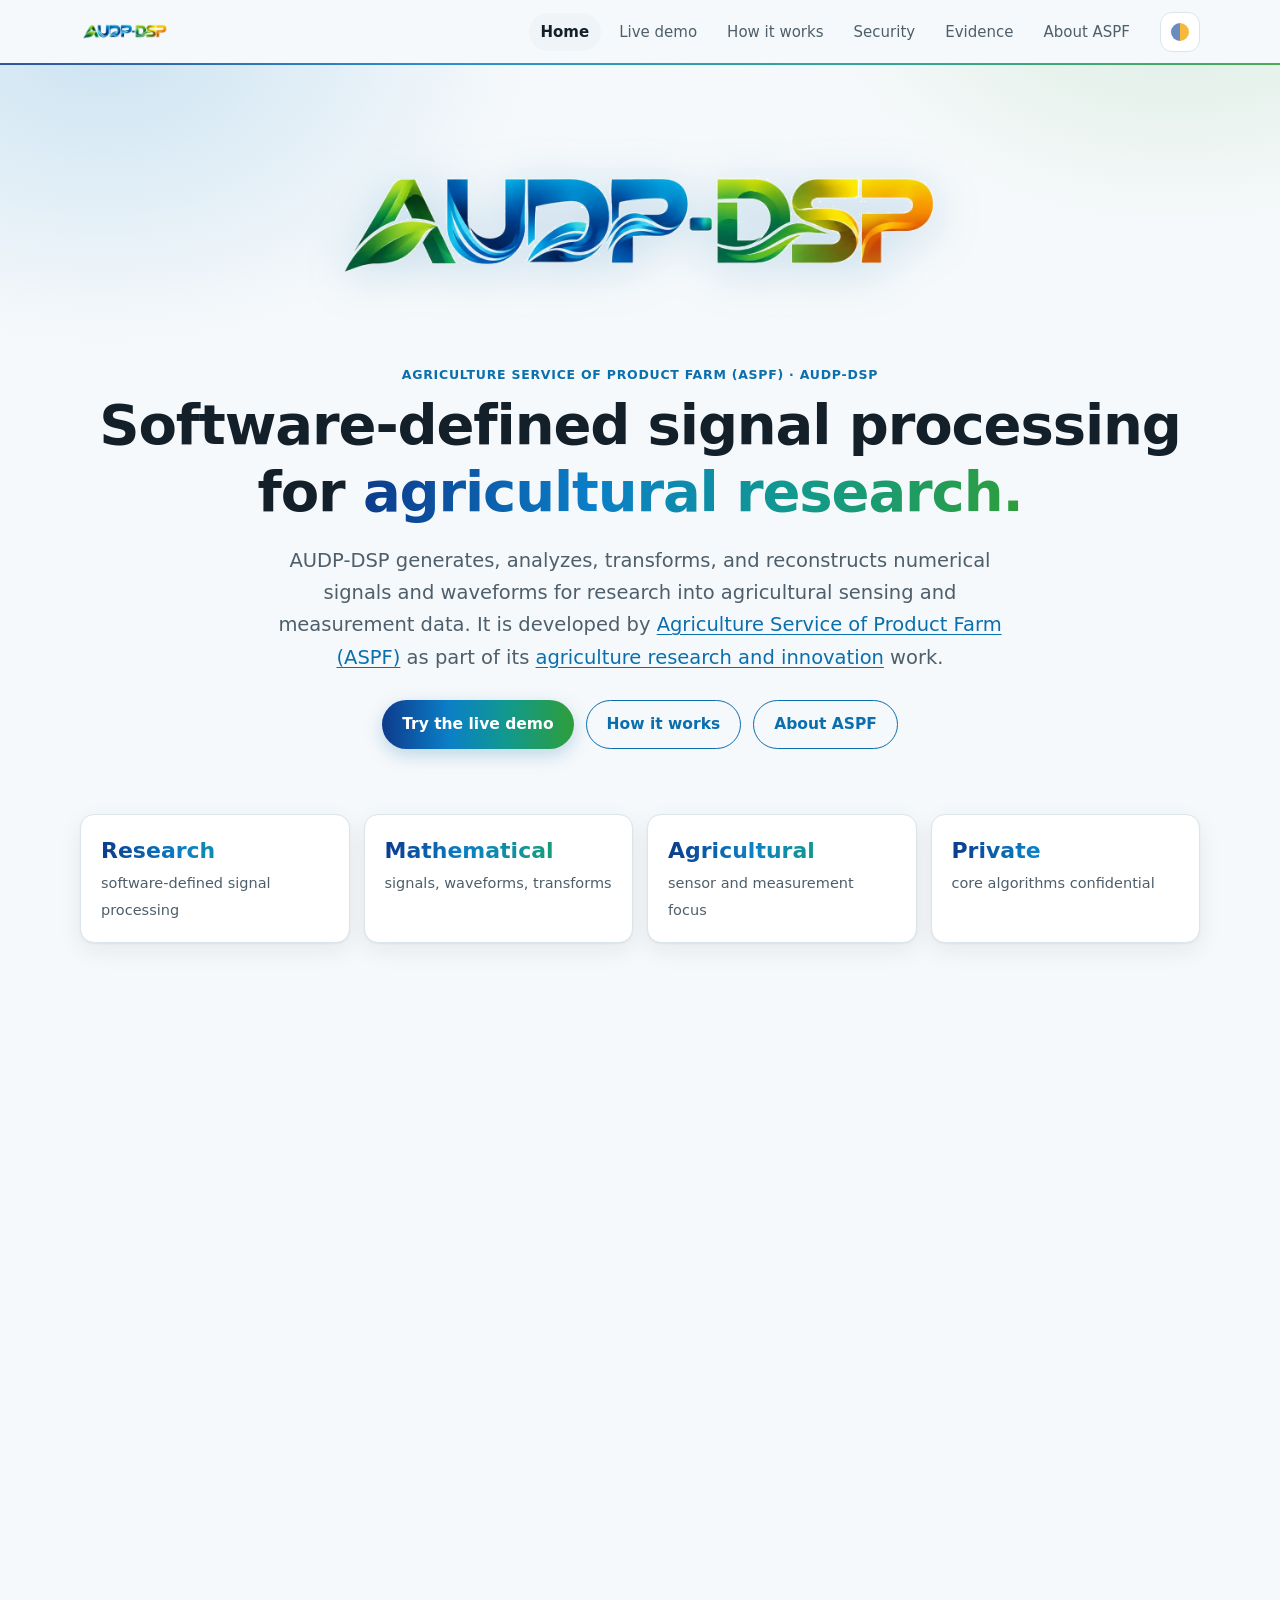
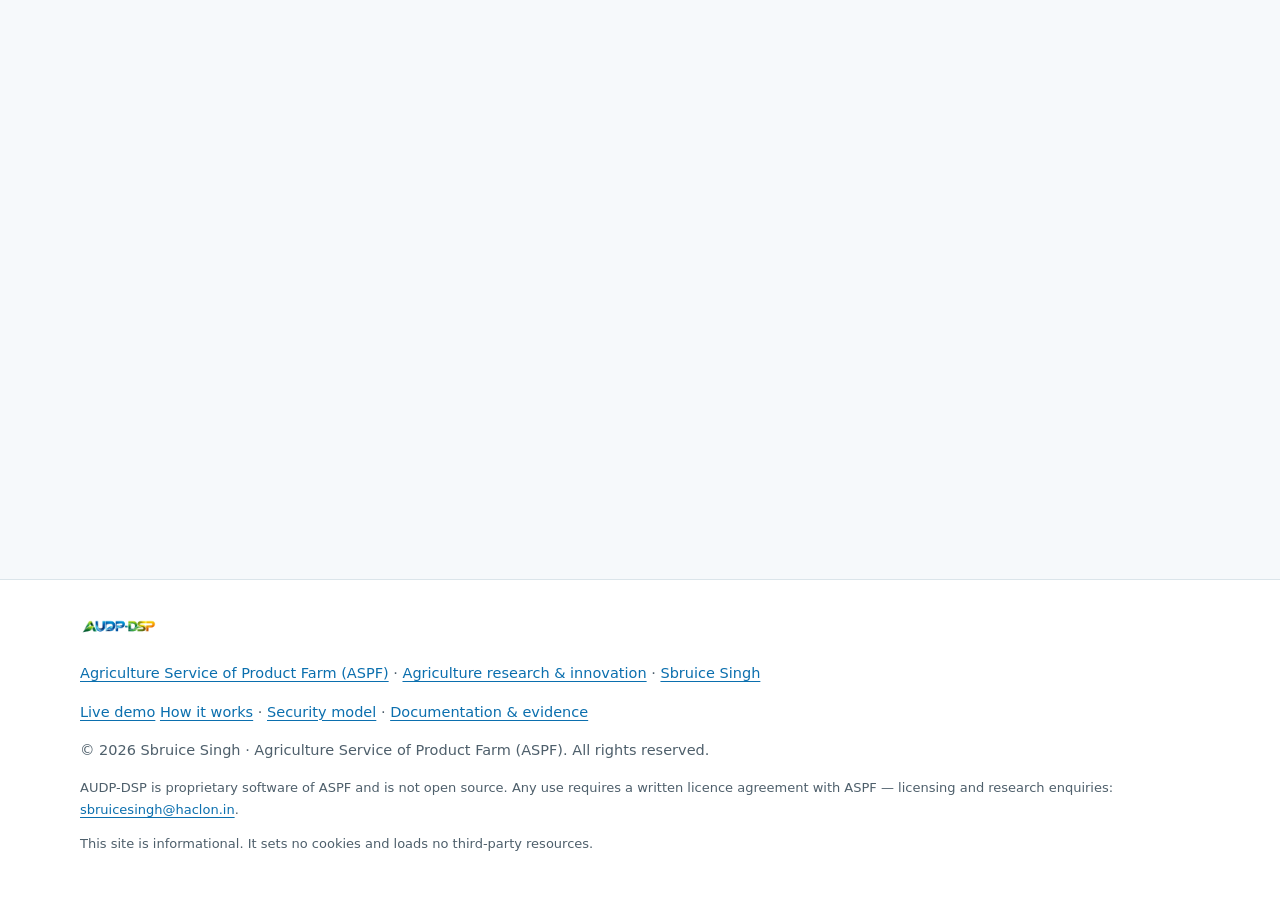
<file: index.html>
<!doctype html>
<html lang="en">
<head>
  <meta charset="utf-8">
  <meta name="viewport" content="width=device-width, initial-scale=1">
  <meta http-equiv="Content-Security-Policy" content="default-src 'none'; script-src 'self'; style-src 'self'; img-src 'self'; base-uri 'none'; form-action 'none'">
  <meta name="referrer" content="strict-origin-when-cross-origin">
  <title>AUDP-DSP — Software-Defined Signal Processing | ASPF</title>
  <meta name="description" content="AUDP-DSP by Agriculture Service of Product Farm (ASPF): software-defined signal processing for agricultural sensing and waveform analysis.">
  <meta name="author" content="Sbruice Singh">
  <meta name="robots" content="index, follow, max-image-preview:large">
  <meta name="theme-color" content="#0b7285">
  <link rel="canonical" href="https://agriculture-service-of-product-farm.github.io/AUDP-DSP-Website/">
  <link rel="icon" href="logo.png" type="image/png">
  <link rel="stylesheet" href="style.css">
  <script src="assets/app.js" defer></script>
</head>
<body>
  <a class="skip" href="#main">Skip to content</a>
  <header class="top">
    <div class="wrap bar">
      <a class="brand" href="index.html" aria-label="AUDP-DSP home">
        <img src="logo.png" alt="AUDP-DSP logo" class="brand-logo" height="30">
      </a>
      <div class="bar-actions">
        <button id="theme-toggle" class="icon-btn needs-js" type="button" aria-label="Change theme">
          <span class="i-sun" aria-hidden="true"></span><span class="i-moon" aria-hidden="true"></span>
        </button>
        <button id="nav-toggle" class="icon-btn menu needs-js" type="button" aria-controls="site-nav" aria-expanded="false" aria-label="Menu">
          <span aria-hidden="true"></span>
        </button>
      </div>
      <nav id="site-nav" aria-label="Main">
        <a href="index.html" aria-current="page">Home</a>
        <a href="index.html#demo">Live demo</a>
        <a href="how-it-works.html">How it works</a>
        <a href="security.html">Security</a>
        <a href="evidence.html">Evidence</a>
        <a href="about.html">About ASPF</a>
      </nav>
    </div>
  </header>

  <main id="main">
    <section class="hero hero-home">
      <div class="wrap">
        <div class="hero-logo">
          <img src="logo.png" alt="AUDP-DSP — Software-Defined Signal Processing" class="hero-img" width="640" height="120" fetchpriority="high">
        </div>
        <p class="eyebrow">Agriculture Service of Product Farm (ASPF) · AUDP-DSP</p>
        <h1>Software-defined signal processing for <span class="grad">agricultural research.</span></h1>
        <p class="lead">AUDP-DSP generates, analyzes, transforms, and reconstructs numerical signals and waveforms for research into agricultural sensing and measurement data. It is developed by <a href="about.html">Agriculture Service of Product Farm (ASPF)</a> as part of its <a href="research.html">agriculture research and innovation</a> work.</p>
        <p class="cta">
          <a class="btn" href="#demo">Try the live demo</a>
          <a class="btn ghost" href="how-it-works.html">How it works</a>
          <a class="btn ghost" href="about.html">About ASPF</a>
        </p>
      </div>
    </section>

    <section class="wrap stats reveal" aria-label="Key facts">
      <div class="stat"><strong>Research</strong><span>software-defined signal processing</span></div>
      <div class="stat"><strong>Mathematical</strong><span>signals, waveforms, transforms</span></div>
      <div class="stat"><strong>Agricultural</strong><span>sensor and measurement focus</span></div>
      <div class="stat"><strong>Private</strong><span>core algorithms confidential</span></div>
    </section>

    
    <section id="demo" class="wrap demo reveal">
      <h2>Live demo: generate, smooth, and animate</h2>
      <p>This runs entirely in your browser — nothing is sent anywhere. Generate waveforms, apply smoothing, and watch animated time-domain and spectrum views update in real time.</p>
      <noscript><p class="note">The live demo needs JavaScript. Everything else on this site works without it.</p></noscript>
      <div id="demo-app" class="demo-app" hidden>
        <div class="demo-controls">
          <label class="field"><span>Signal</span>
            <select id="demo-type">
              <option value="sine">Sine</option>
              <option value="square">Square</option>
              <option value="triangle">Triangle</option>
              <option value="chirp">Chirp</option>
              <option value="modulated">Modulated</option>
            </select>
          </label>
          <label class="field"><span>Frequency: <output id="demo-freq-out">5</output> Hz</span>
            <input id="demo-freq" type="range" min="1" max="40" step="1" value="5">
          </label>
          <label class="field"><span>Noise: <output id="demo-noise-out">0.12</output></span>
            <input id="demo-noise" type="range" min="0" max="1" step="0.02" value="0.12">
          </label>
          <label class="field"><span>Smoothing: <output id="demo-smooth-out">7</output></span>
            <input id="demo-smooth" type="range" min="1" max="31" step="2" value="7">
          </label>
          <label class="field"><span>View</span>
            <select id="demo-view">
              <option value="both">Time + Spectrum</option>
              <option value="time">Time only</option>
              <option value="spectrum">Spectrum only</option>
              <option value="waterfall">Waterfall</option>
            </select>
          </label>
          <label class="field"><span>Filter type</span>
            <select id="demo-ftype">
              <option value="lowpass">Low-pass</option>
              <option value="highpass">High-pass</option>
              <option value="bandpass">Band-pass</option>
              <option value="envelope">Envelope</option>
              <option value="none">None</option>
            </select>
          </label>
          <label class="field"><span>Cutoff / center: <output id="demo-cut-out">0.4</output></span>
            <input id="demo-cut" type="range" min="0.05" max="0.9" step="0.05" value="0.4">
          </label>
          <label class="field"><span>Bandwidth: <output id="demo-bw-out">0.2</output></span>
            <input id="demo-bw" type="range" min="0.05" max="0.6" step="0.05" value="0.2">
          </label>
        </div>
        <div class="demo-metrics" id="demo-metrics">
          <div><dt>RMS</dt><dd id="m-rms">—</dd></div>
          <div><dt>Peak</dt><dd id="m-peak">—</dd></div>
          <div><dt>Dominant Hz</dt><dd id="m-dom">—</dd></div>
          <div><dt>Energy</dt><dd id="m-energy">—</dd></div>
        </div>
        <div class="demo-actions">
          <button class="btn small" id="demo-animate" type="button">Animate</button>
          <button class="btn small ghost" id="demo-reset" type="button">Reset</button>
          <button class="btn small ghost" id="demo-pause" type="button" disabled>Pause</button>
        </div>
        <div id="demo-time-wrap">
          <p class="small">Time domain — original (accent) · smoothed (green)</p>
          <canvas id="demo-canvas" width="800" height="200"></canvas>
        </div>
        <div id="demo-spec-wrap">
          <p class="small">Magnitude spectrum (illustrative)</p>
          <canvas id="demo-spectrum" width="800" height="140"></canvas>
        </div>
        <div id="demo-fall-wrap" hidden>
          <p class="small">Waterfall (recent spectra)</p>
          <canvas id="demo-waterfall" width="800" height="180"></canvas>
        </div>
        <p class="small">Browser-only illustration. No private algorithms, coefficients, or real sensor data.</p>
      </div>
    </section>
    <section id="what" class="wrap reveal">
      <h2>What it is</h2>
      <p>Agricultural instruments and sensors produce measurement signals: soil moisture time series, water levels, weather readings, machinery vibration, and data from aerial platforms. AUDP-DSP is the software layer that supports research into representing, analyzing, filtering, and reconstructing these signals using mathematical methods.</p>
      <div class="grid three">
        <div class="card"><h3>Generate</h3><p>Create mathematically defined signals and waveforms for controlled research experiments.</p></div>
        <div class="card"><h3>Analyze</h3><p>Study frequency content, amplitude, phase, energy, and statistical properties.</p></div>
        <div class="card"><h3>Transform</h3><p>Apply filtering, Fourier methods, and reconstruction techniques for research.</p></div>
      </div>
    </section>

    <section id="capabilities" class="wrap reveal">
      <h2>Focus areas</h2>
      <div class="table-scroll"><table>
        <thead><tr><th>Area</th><th>Description</th></tr></thead>
        <tbody>
          <tr><td>Signal generation</td><td>Mathematically defined waveforms for simulation and testing</td></tr>
          <tr><td>Signal analysis</td><td>Frequency, amplitude, phase, energy, and statistical properties</td></tr>
          <tr><td>Transformation</td><td>Filtering and Fourier-based methods for research</td></tr>
          <tr><td>Agricultural sensing</td><td>Processing of sensor and instrument measurement data</td></tr>
          <tr><td>Simulation</td><td>Controlled numerical experiments with noise and sampling</td></tr>
        </tbody>
      </table></div>
    </section>

    <section id="quality" class="wrap reveal">
      <h2>Research approach</h2>
      <ul class="checks">
        <li>Mathematical clarity and reproducible numerical behavior.</li>
        <li>Clear separation between measured observations, signal representations, and analytical results.</li>
        <li>Results intended to be traceable to defined models and validated procedures.</li>
        <li>Detailed algorithms and internal specifications remain confidential.</li>
      </ul>
    </section>

    
    <section id="applications" class="wrap reveal">
      <h2>Agricultural applications</h2>
      <p>AUDP-DSP supports research into processing measurement signals from agricultural instruments and sensors. Typical areas include:</p>
      <div class="grid three">
        <div class="card"><h3>Soil and water</h3><p>Time-series analysis of moisture, level, and quality measurements.</p></div>
        <div class="card"><h3>Weather and climate</h3><p>Processing of temperature, humidity, rainfall, and related instrument data.</p></div>
        <div class="card"><h3>Machinery and vibration</h3><p>Analysis of vibration and condition signals from agricultural equipment.</p></div>
        <div class="card"><h3>Aerial and remote sensing</h3><p>Support for research with data from drones and remote platforms.</p></div>
        <div class="card"><h3>Controlled simulation</h3><p>Generation of defined waveforms and noise for method validation.</p></div>
        <div class="card"><h3>Feature extraction</h3><p>Research into identifying events, trends, and anomalies in signals.</p></div>
      </div>
    </section>

    <section id="approach" class="wrap reveal">
      <h2>Research platform</h2>
      <p>AUDP-DSP is designed as an independent research and engineering platform for mathematical signal processing. It can support later integration with other ASPF systems, but its signal-processing methods do not depend on any specific networking protocol.</p>
      <div class="table-scroll"><table>
        <thead><tr><th>Principle</th><th>Description</th></tr></thead>
        <tbody>
          <tr><td>Mathematical foundation</td><td>Algorithms are defined from first principles with explicit conventions</td></tr>
          <tr><td>Reproducibility</td><td>Controlled experiments with known inputs and measurable numerical behavior</td></tr>
          <tr><td>Traceability</td><td>Clear separation of measured observations, signal representations, and analytical results</td></tr>
          <tr><td>Validation</td><td>Reconstruction error, statistical checks, and automated tests where applicable</td></tr>
          <tr><td>Confidentiality</td><td>Core algorithms, source structure, and internal specifications remain private</td></tr>
        </tbody>
      </table></div>
    </section>

    <section id="quality" class="wrap reveal">
      <h2>Engineering quality</h2>
      <ul class="checks">
        <li>Numerical results are checked against defined tolerances and reconstruction criteria.</li>
        <li>Invalid or inconsistent input is rejected rather than silently corrupted.</li>
        <li>Automated tests cover representative cases including edge lengths and short signals.</li>
        <li>Build and test procedures are documented for controlled reproduction.</li>
        <li>Dependencies and licenses are recorded; no external telemetry or network calls from the library.</li>
      </ul>
    </section>

    
    <section id="why" class="wrap reveal">
      <h2>Why it matters</h2>
      <p>Agricultural decisions increasingly depend on data from sensors and instruments. Reliable mathematical processing of those signals supports research into better measurement interpretation, anomaly detection, and controlled simulation of field conditions. AUDP-DSP provides a focused research platform for that work.</p>
      <div class="grid two">
        <div class="card"><h3>Measurement integrity</h3><p>Explicit representation of sampling, units, and provenance helps research preserve the meaning of each observation.</p></div>
        <div class="card"><h3>Reproducible methods</h3><p>Defined mathematical procedures and automated checks support independent verification of numerical results.</p></div>
      </div>
    </section>

    <section id="contact" class="wrap reveal">
      <h2>Licensing and research enquiries</h2>
      <p>AUDP-DSP is proprietary research software of Agriculture Service of Product Farm (ASPF). This public site provides general information only. Source code, algorithms, and internal documentation are not available here.</p>
      <p>For licensing, collaboration, or research enquiries contact <a href="mailto:sbruicesingh@haclon.in">sbruicesingh@haclon.in</a>.</p>
    </section>

    <section id="security" class="wrap reveal">
      <h2>Security & contact</h2>
      <p>Found a vulnerability? Please report it privately by email to
        <a href="mailto:sbruicesingh@haclon.in">sbruicesingh@haclon.in</a>.
        See also <a href=".well-known/security.txt">security.txt</a>.</p>
      <p>AUDP-DSP is proprietary research software of ASPF. This site is informational only and does not provide source code or downloads. Licensing and research enquiries:
        <a href="mailto:sbruicesingh@haclon.in">sbruicesingh@haclon.in</a>.</p>
    </section>
  </main>

  <footer class="foot">
    <div class="wrap">
      <p class="foot-logo"><img src="logo.png" alt="AUDP-DSP" class="foot-brand" height="26"></p>
      <p><a href="about.html">Agriculture Service of Product Farm (ASPF)</a> ·
        <a href="research.html">Agriculture research & innovation</a> ·
        <a href="sbruice-singh.html">Sbruice Singh</a></p>
      <p><a href="index.html#demo">Live demo</a>
        <a href="how-it-works.html">How it works</a> ·
        <a href="security.html">Security model</a> · <a href="evidence.html">Documentation & evidence</a></p>
      <p>© 2026 Sbruice Singh · Agriculture Service of Product Farm (ASPF). All rights reserved.</p>
      <p class="small">AUDP-DSP is proprietary software of ASPF and is not open source. Any use requires a
        written licence agreement with ASPF — licensing and research enquiries:
        <a href="mailto:sbruicesingh@haclon.in">sbruicesingh@haclon.in</a>.</p>
      <p class="small">This site is informational. It sets no cookies and loads no third-party resources.</p>
    </div>
  </footer>
</body>
</html>
</file>
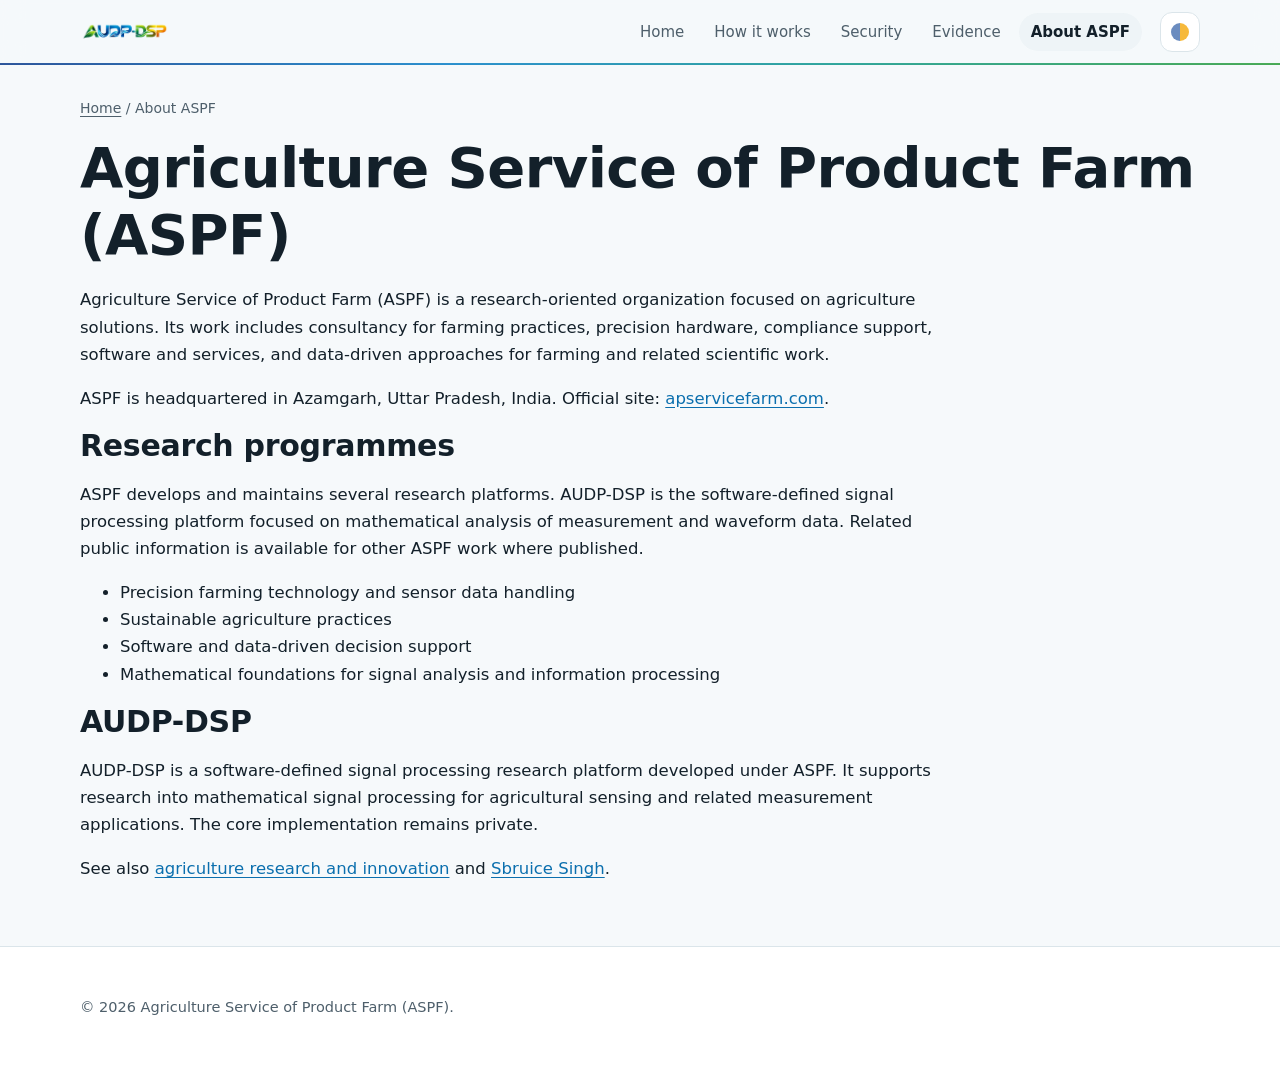
<file: about.html>
<!DOCTYPE html>
<html lang="en">
<head>
  <meta charset="utf-8">
  <meta name="viewport" content="width=device-width, initial-scale=1">
  <title>About ASPF — AUDP-DSP</title>
  <meta name="description" content="Agriculture Service of Product Farm (ASPF) — research organization behind AUDP-DSP.">
  <link rel="canonical" href="https://agriculture-service-of-product-farm.github.io/AUDP-DSP-Website/about.html">
  <meta property="og:title" content="About ASPF — AUDP-DSP">
  <meta property="og:url" content="https://agriculture-service-of-product-farm.github.io/AUDP-DSP-Website/about.html">
  <meta http-equiv="Content-Security-Policy" content="default-src 'none'; style-src 'self'; img-src 'self'; script-src 'self'; frame-ancestors 'none'; base-uri 'self'; form-action 'none';">
  <link rel="stylesheet" href="style.css">
  <script src="assets/app.js" defer></script>
  <link rel="icon" type="image/png" href="logo.png">
</head>
<body>
  <a class="skip" href="#main">Skip to content</a>
  <header class="top">
    <div class="wrap bar">
      <a class="brand" href="index.html"><img src="logo.png" alt="AUDP-DSP" class="brand-logo" height="30"></a>
      <div class="bar-actions"><button id="theme-toggle" class="icon-btn needs-js" type="button" aria-label="Change theme"><span class="i-sun" aria-hidden="true"></span><span class="i-moon" aria-hidden="true"></span></button><button id="nav-toggle" class="icon-btn menu needs-js" type="button" aria-controls="site-nav" aria-expanded="false" aria-label="Menu"><span aria-hidden="true"></span></button></div>
      <nav id="site-nav"><a href="index.html">Home</a><a href="how-it-works.html">How it works</a><a href="security.html">Security</a><a href="evidence.html">Evidence</a><a href="about.html" aria-current="page">About ASPF</a></nav>
    </div>
  </header>
  <main id="main" class="wrap doc">
    <p class="crumbs"><a href="index.html">Home</a> / About ASPF</p>
    <h1>Agriculture Service of Product Farm (ASPF)</h1>
    <p>Agriculture Service of Product Farm (ASPF) is a research-oriented organization focused on agriculture solutions. Its work includes consultancy for farming practices, precision hardware, compliance support, software and services, and data-driven approaches for farming and related scientific work.</p>
    <p>ASPF is headquartered in Azamgarh, Uttar Pradesh, India. Official site: <a href="https://www.apservicefarm.com">apservicefarm.com</a>.</p>
    
    <h2>Research programmes</h2>
    <p>ASPF develops and maintains several research platforms. AUDP-DSP is the software-defined signal processing platform focused on mathematical analysis of measurement and waveform data. Related public information is available for other ASPF work where published.</p>
    <ul>
      <li>Precision farming technology and sensor data handling</li>
      <li>Sustainable agriculture practices</li>
      <li>Software and data-driven decision support</li>
      <li>Mathematical foundations for signal analysis and information processing</li>
    </ul>

    <h2>AUDP-DSP</h2>
    <p>AUDP-DSP is a software-defined signal processing research platform developed under ASPF. It supports research into mathematical signal processing for agricultural sensing and related measurement applications. The core implementation remains private.</p>
    <p>See also <a href="research.html">agriculture research and innovation</a> and <a href="sbruice-singh.html">Sbruice Singh</a>.</p>
  </main>
  <footer class="foot"><div class="wrap"><p>© 2026 Agriculture Service of Product Farm (ASPF).</p></div></footer>
</body>
</html>
</file>
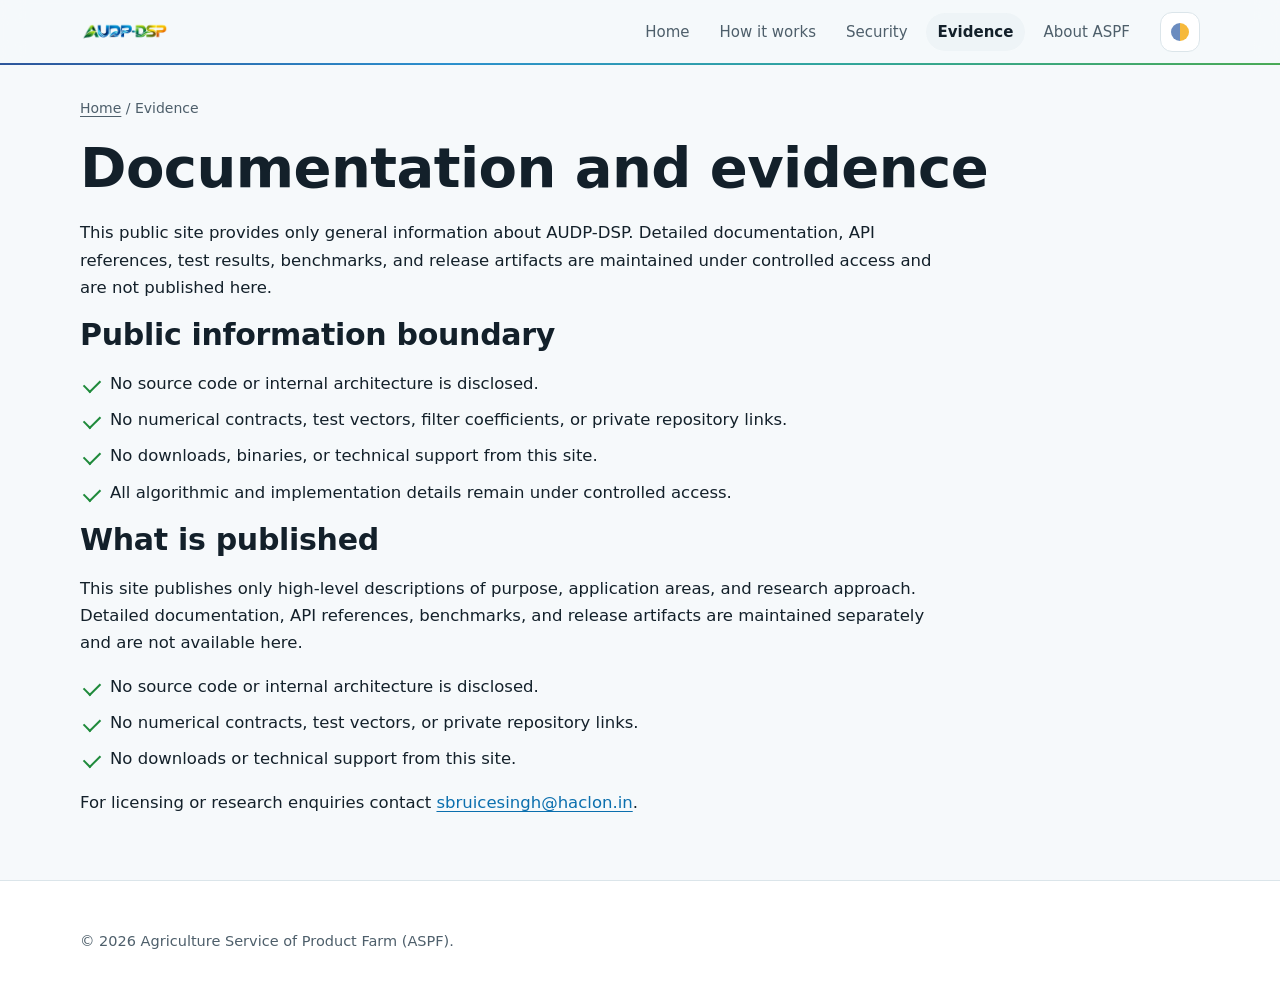
<file: evidence.html>
<!DOCTYPE html>
<html lang="en">
<head>
  <meta charset="utf-8">
  <meta name="viewport" content="width=device-width, initial-scale=1">
  <title>Evidence — AUDP-DSP</title>
  <meta name="description" content="Public information boundary and evidence notes for AUDP-DSP.">
  <link rel="canonical" href="https://agriculture-service-of-product-farm.github.io/AUDP-DSP-Website/evidence.html">
  <meta property="og:title" content="Evidence — AUDP-DSP">
  <meta property="og:url" content="https://agriculture-service-of-product-farm.github.io/AUDP-DSP-Website/evidence.html">
  <meta http-equiv="Content-Security-Policy" content="default-src 'none'; style-src 'self'; img-src 'self'; script-src 'self'; frame-ancestors 'none'; base-uri 'self'; form-action 'none';">
  <link rel="stylesheet" href="style.css">
  <script src="assets/app.js" defer></script>
  <link rel="icon" type="image/png" href="logo.png">
</head>
<body>
  <a class="skip" href="#main">Skip to content</a>
  <header class="top">
    <div class="wrap bar">
      <a class="brand" href="index.html"><img src="logo.png" alt="AUDP-DSP" class="brand-logo" height="30"></a>
      <div class="bar-actions"><button id="theme-toggle" class="icon-btn needs-js" type="button" aria-label="Change theme"><span class="i-sun" aria-hidden="true"></span><span class="i-moon" aria-hidden="true"></span></button><button id="nav-toggle" class="icon-btn menu needs-js" type="button" aria-controls="site-nav" aria-expanded="false" aria-label="Menu"><span aria-hidden="true"></span></button></div>
      <nav id="site-nav"><a href="index.html">Home</a><a href="how-it-works.html">How it works</a><a href="security.html">Security</a><a href="evidence.html" aria-current="page">Evidence</a><a href="about.html">About ASPF</a></nav>
    </div>
  </header>
  <main id="main" class="wrap doc">
    <p class="crumbs"><a href="index.html">Home</a> / Evidence</p>
    <h1>Documentation and evidence</h1>
    <p>This public site provides only general information about AUDP-DSP. Detailed documentation, API references, test results, benchmarks, and release artifacts are maintained under controlled access and are not published here.</p>
    
    <h2>Public information boundary</h2>
    <ul class="checks">
      <li>No source code or internal architecture is disclosed.</li>
      <li>No numerical contracts, test vectors, filter coefficients, or private repository links.</li>
      <li>No downloads, binaries, or technical support from this site.</li>
      <li>All algorithmic and implementation details remain under controlled access.</li>
    </ul>
    <h2>What is published</h2>
    <p>This site publishes only high-level descriptions of purpose, application areas, and research approach. Detailed documentation, API references, benchmarks, and release artifacts are maintained separately and are not available here.</p>

    <ul class="checks">
      <li>No source code or internal architecture is disclosed.</li>
      <li>No numerical contracts, test vectors, or private repository links.</li>
      <li>No downloads or technical support from this site.</li>
    </ul>
    <p>For licensing or research enquiries contact <a href="mailto:sbruicesingh@haclon.in">sbruicesingh@haclon.in</a>.</p>
  </main>
  <footer class="foot"><div class="wrap"><p>© 2026 Agriculture Service of Product Farm (ASPF).</p></div></footer>
</body>
</html>
</file>
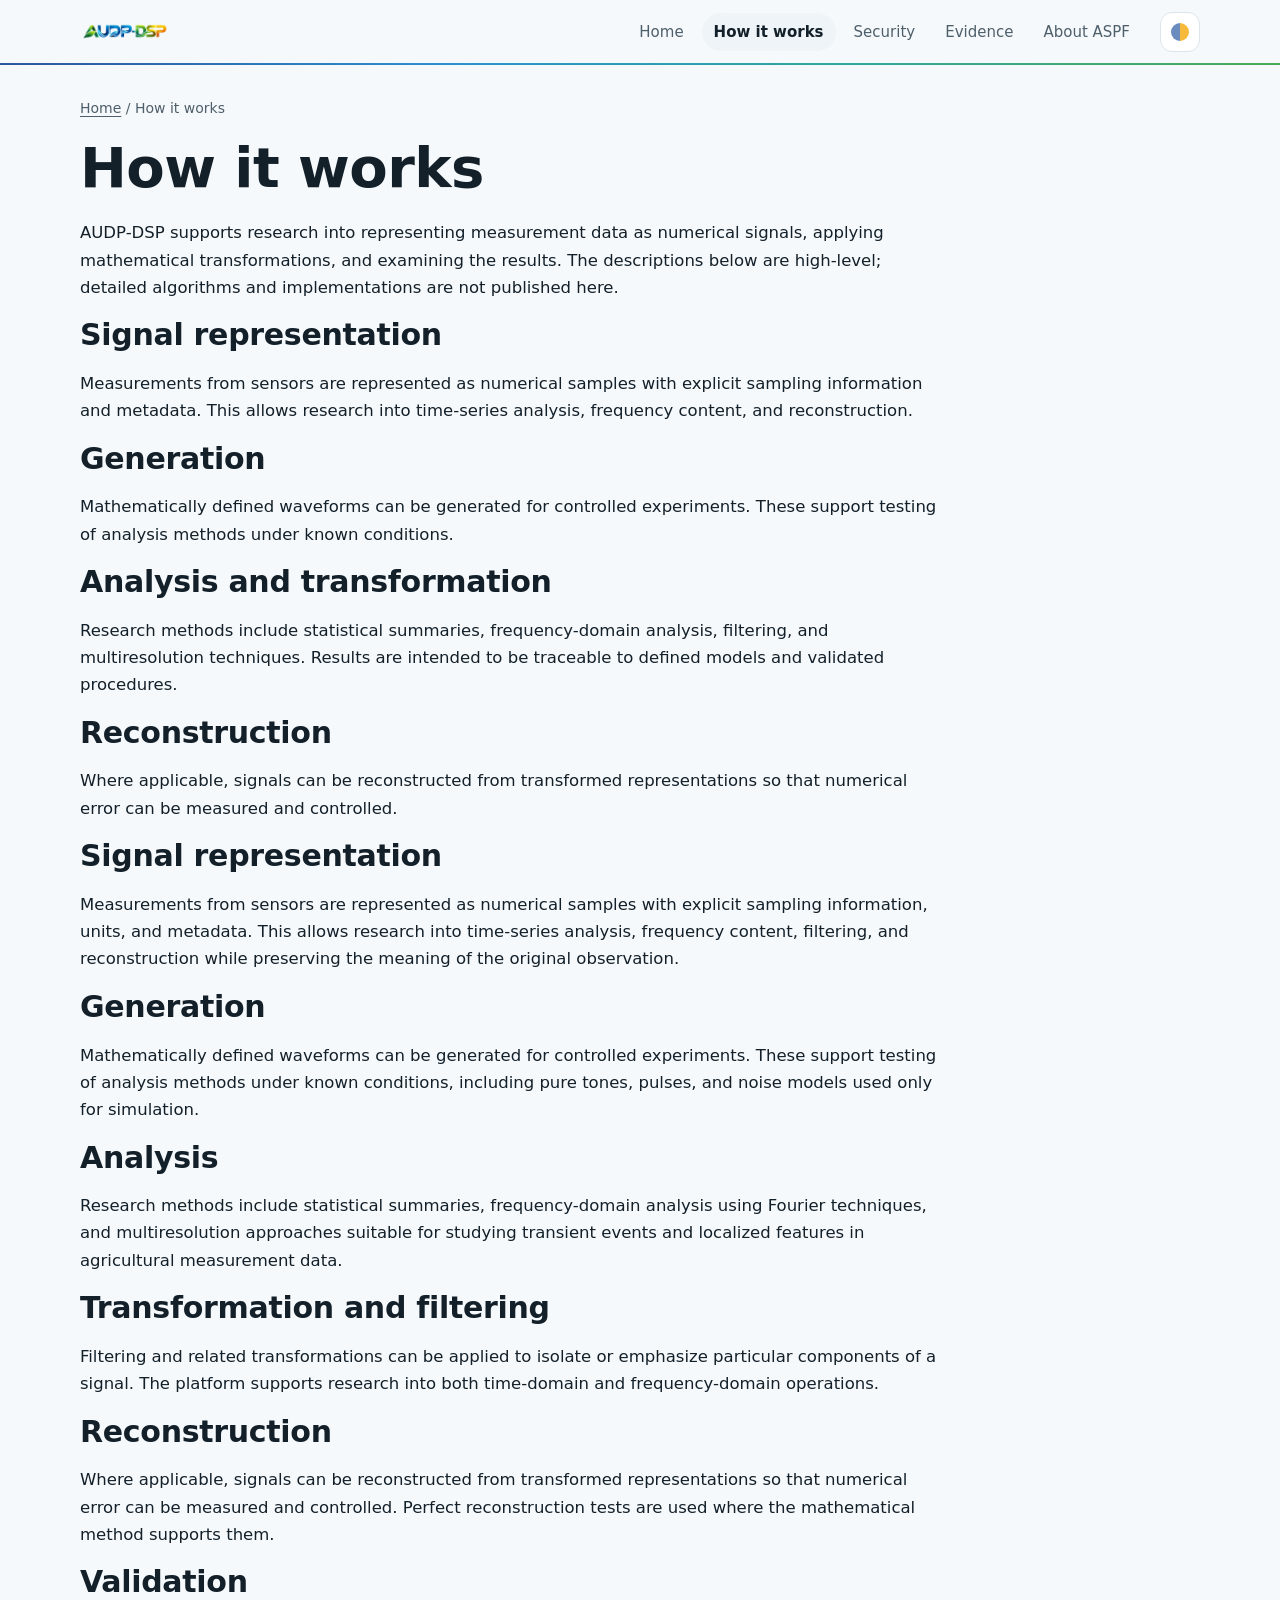
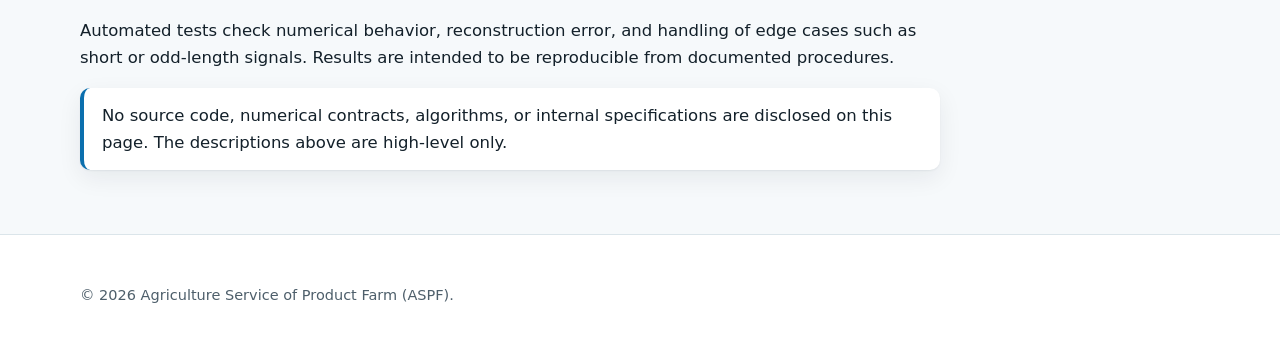
<file: how-it-works.html>
<!DOCTYPE html>
<html lang="en">
<head>
  <meta charset="utf-8">
  <meta name="viewport" content="width=device-width, initial-scale=1">
  <title>How it works — AUDP-DSP</title>
  <meta name="description" content="High-level overview of AUDP-DSP signal generation, analysis, and transformation research.">
  <link rel="canonical" href="https://agriculture-service-of-product-farm.github.io/AUDP-DSP-Website/how-it-works.html">
  <meta property="og:title" content="How it works — AUDP-DSP">
  <meta property="og:url" content="https://agriculture-service-of-product-farm.github.io/AUDP-DSP-Website/how-it-works.html">
  <meta http-equiv="Content-Security-Policy" content="default-src 'none'; style-src 'self'; img-src 'self'; script-src 'self'; frame-ancestors 'none'; base-uri 'self'; form-action 'none';">
  <link rel="stylesheet" href="style.css">
  <script src="assets/app.js" defer></script>
  <link rel="icon" type="image/png" href="logo.png">
</head>
<body>
  <a class="skip" href="#main">Skip to content</a>
  <header class="top">
    <div class="wrap bar">
      <a class="brand" href="index.html"><img src="logo.png" alt="AUDP-DSP" class="brand-logo" height="30"></a>
      <div class="bar-actions"><button id="theme-toggle" class="icon-btn needs-js" type="button" aria-label="Change theme"><span class="i-sun" aria-hidden="true"></span><span class="i-moon" aria-hidden="true"></span></button><button id="nav-toggle" class="icon-btn menu needs-js" type="button" aria-controls="site-nav" aria-expanded="false" aria-label="Menu"><span aria-hidden="true"></span></button></div>
      <nav id="site-nav"><a href="index.html">Home</a><a href="how-it-works.html" aria-current="page">How it works</a><a href="security.html">Security</a><a href="evidence.html">Evidence</a><a href="about.html">About ASPF</a></nav>
    </div>
  </header>
  <main id="main" class="wrap doc">
    <p class="crumbs"><a href="index.html">Home</a> / How it works</p>
    <h1>How it works</h1>
    <p>AUDP-DSP supports research into representing measurement data as numerical signals, applying mathematical transformations, and examining the results. The descriptions below are high-level; detailed algorithms and implementations are not published here.</p>
    <h2>Signal representation</h2>
    <p>Measurements from sensors are represented as numerical samples with explicit sampling information and metadata. This allows research into time-series analysis, frequency content, and reconstruction.</p>
    <h2>Generation</h2>
    <p>Mathematically defined waveforms can be generated for controlled experiments. These support testing of analysis methods under known conditions.</p>
    <h2>Analysis and transformation</h2>
    <p>Research methods include statistical summaries, frequency-domain analysis, filtering, and multiresolution techniques. Results are intended to be traceable to defined models and validated procedures.</p>
    <h2>Reconstruction</h2>
    <p>Where applicable, signals can be reconstructed from transformed representations so that numerical error can be measured and controlled.</p>
    
    <h2>Signal representation</h2>
    <p>Measurements from sensors are represented as numerical samples with explicit sampling information, units, and metadata. This allows research into time-series analysis, frequency content, filtering, and reconstruction while preserving the meaning of the original observation.</p>

    <h2>Generation</h2>
    <p>Mathematically defined waveforms can be generated for controlled experiments. These support testing of analysis methods under known conditions, including pure tones, pulses, and noise models used only for simulation.</p>

    <h2>Analysis</h2>
    <p>Research methods include statistical summaries, frequency-domain analysis using Fourier techniques, and multiresolution approaches suitable for studying transient events and localized features in agricultural measurement data.</p>

    <h2>Transformation and filtering</h2>
    <p>Filtering and related transformations can be applied to isolate or emphasize particular components of a signal. The platform supports research into both time-domain and frequency-domain operations.</p>

    <h2>Reconstruction</h2>
    <p>Where applicable, signals can be reconstructed from transformed representations so that numerical error can be measured and controlled. Perfect reconstruction tests are used where the mathematical method supports them.</p>

    <h2>Validation</h2>
    <p>Automated tests check numerical behavior, reconstruction error, and handling of edge cases such as short or odd-length signals. Results are intended to be reproducible from documented procedures.</p>

    <p class="note">No source code, numerical contracts, algorithms, or internal specifications are disclosed on this page. The descriptions above are high-level only.</p>
  </main>
  <footer class="foot"><div class="wrap"><p>© 2026 Agriculture Service of Product Farm (ASPF).</p></div></footer>
</body>
</html>
</file>
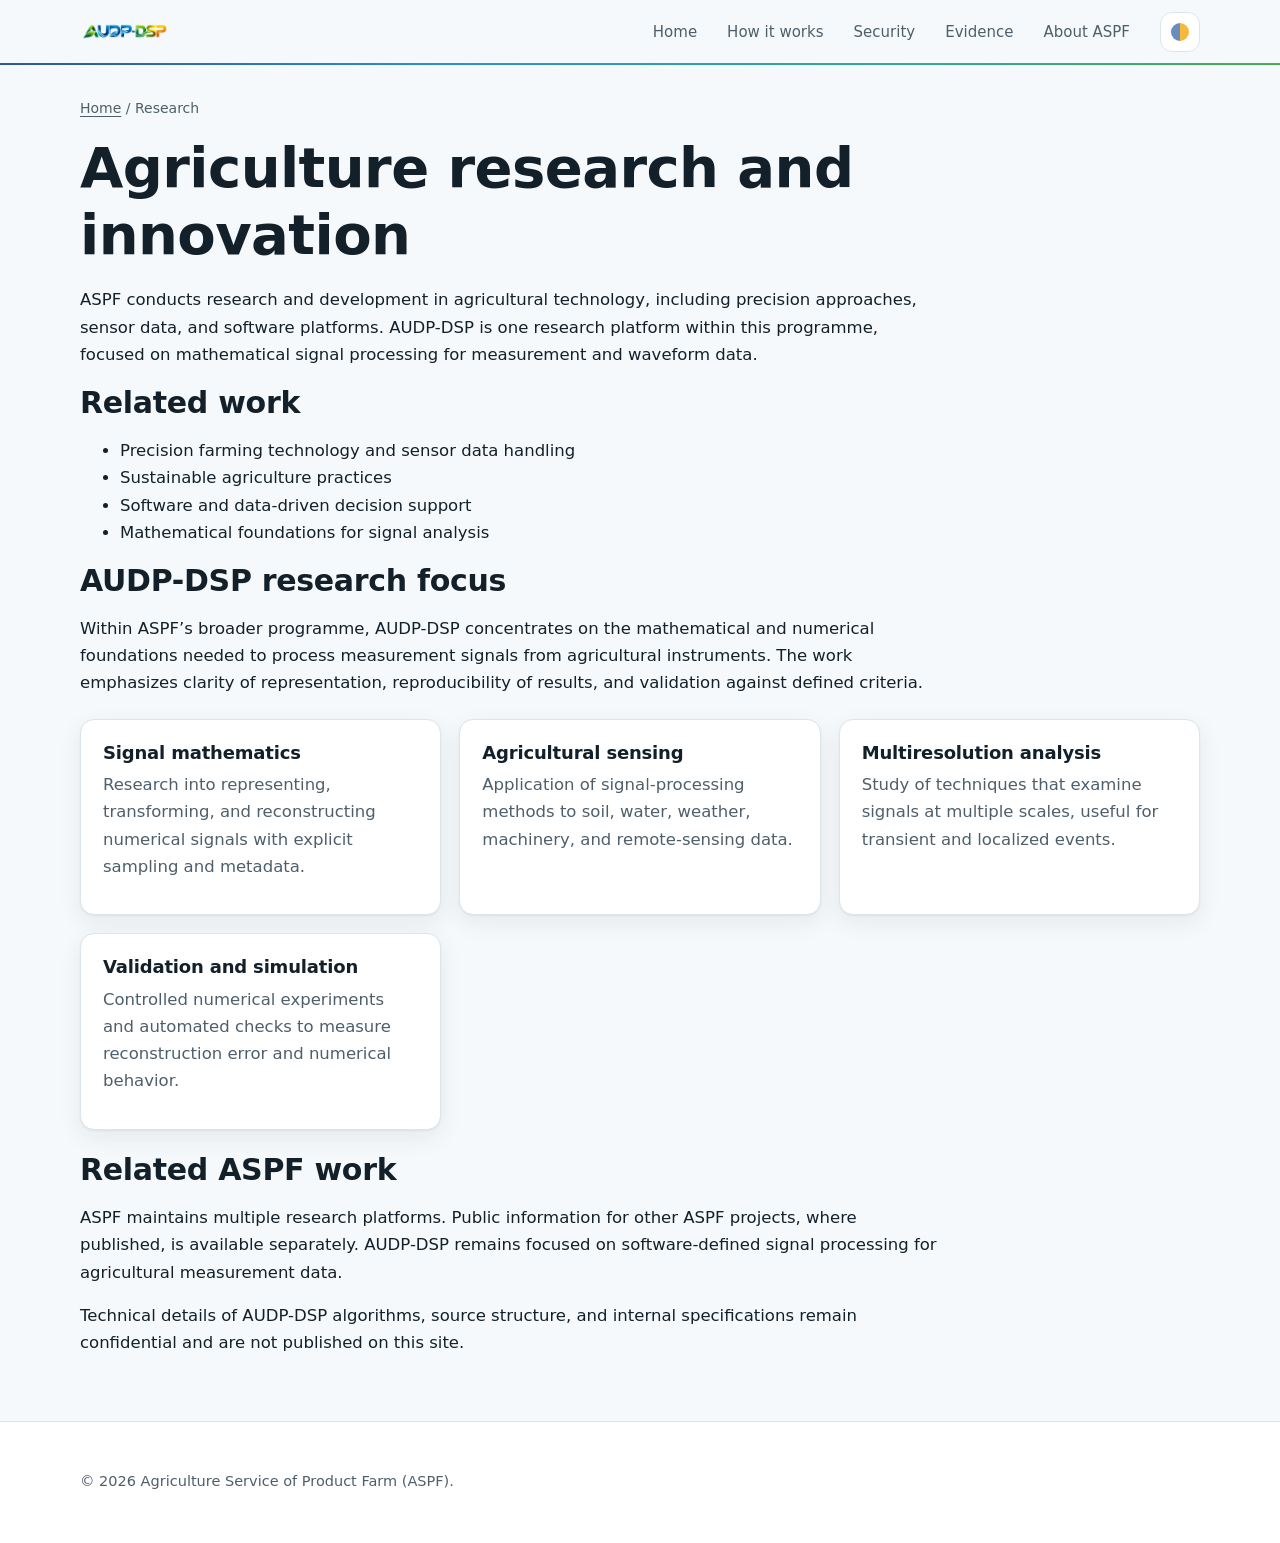
<file: research.html>
<!DOCTYPE html>
<html lang="en">
<head>
  <meta charset="utf-8">
  <meta name="viewport" content="width=device-width, initial-scale=1">
  <title>Research — AUDP-DSP</title>
  <meta name="description" content="Agriculture research and innovation at ASPF related to AUDP-DSP.">
  <link rel="canonical" href="https://agriculture-service-of-product-farm.github.io/AUDP-DSP-Website/research.html">
  <meta property="og:title" content="Research — AUDP-DSP">
  <meta property="og:url" content="https://agriculture-service-of-product-farm.github.io/AUDP-DSP-Website/research.html">
  <meta http-equiv="Content-Security-Policy" content="default-src 'none'; style-src 'self'; img-src 'self'; script-src 'self'; frame-ancestors 'none'; base-uri 'self'; form-action 'none';">
  <link rel="stylesheet" href="style.css">
  <script src="assets/app.js" defer></script>
  <link rel="icon" type="image/png" href="logo.png">
</head>
<body>
  <a class="skip" href="#main">Skip to content</a>
  <header class="top">
    <div class="wrap bar">
      <a class="brand" href="index.html"><img src="logo.png" alt="AUDP-DSP" class="brand-logo" height="30"></a>
      <div class="bar-actions"><button id="theme-toggle" class="icon-btn needs-js" type="button" aria-label="Change theme"><span class="i-sun" aria-hidden="true"></span><span class="i-moon" aria-hidden="true"></span></button><button id="nav-toggle" class="icon-btn menu needs-js" type="button" aria-controls="site-nav" aria-expanded="false" aria-label="Menu"><span aria-hidden="true"></span></button></div>
      <nav id="site-nav"><a href="index.html">Home</a><a href="how-it-works.html">How it works</a><a href="security.html">Security</a><a href="evidence.html">Evidence</a><a href="about.html">About ASPF</a></nav>
    </div>
  </header>
  <main id="main" class="wrap doc">
    <p class="crumbs"><a href="index.html">Home</a> / Research</p>
    <h1>Agriculture research and innovation</h1>
    <p>ASPF conducts research and development in agricultural technology, including precision approaches, sensor data, and software platforms. AUDP-DSP is one research platform within this programme, focused on mathematical signal processing for measurement and waveform data.</p>
    <h2>Related work</h2>
    <ul>
      <li>Precision farming technology and sensor data handling</li>
      <li>Sustainable agriculture practices</li>
      <li>Software and data-driven decision support</li>
      <li>Mathematical foundations for signal analysis</li>
    </ul>
    
    <h2>AUDP-DSP research focus</h2>
    <p>Within ASPF’s broader programme, AUDP-DSP concentrates on the mathematical and numerical foundations needed to process measurement signals from agricultural instruments. The work emphasizes clarity of representation, reproducibility of results, and validation against defined criteria.</p>
    <div class="grid two">
      <div class="card"><h3>Signal mathematics</h3><p>Research into representing, transforming, and reconstructing numerical signals with explicit sampling and metadata.</p></div>
      <div class="card"><h3>Agricultural sensing</h3><p>Application of signal-processing methods to soil, water, weather, machinery, and remote-sensing data.</p></div>
      <div class="card"><h3>Multiresolution analysis</h3><p>Study of techniques that examine signals at multiple scales, useful for transient and localized events.</p></div>
      <div class="card"><h3>Validation and simulation</h3><p>Controlled numerical experiments and automated checks to measure reconstruction error and numerical behavior.</p></div>
    </div>

    
    <h2>Related ASPF work</h2>
    <p>ASPF maintains multiple research platforms. Public information for other ASPF projects, where published, is available separately. AUDP-DSP remains focused on software-defined signal processing for agricultural measurement data.</p>

    <p>Technical details of AUDP-DSP algorithms, source structure, and internal specifications remain confidential and are not published on this site.</p>
  </main>
  <footer class="foot"><div class="wrap"><p>© 2026 Agriculture Service of Product Farm (ASPF).</p></div></footer>
</body>
</html>
</file>
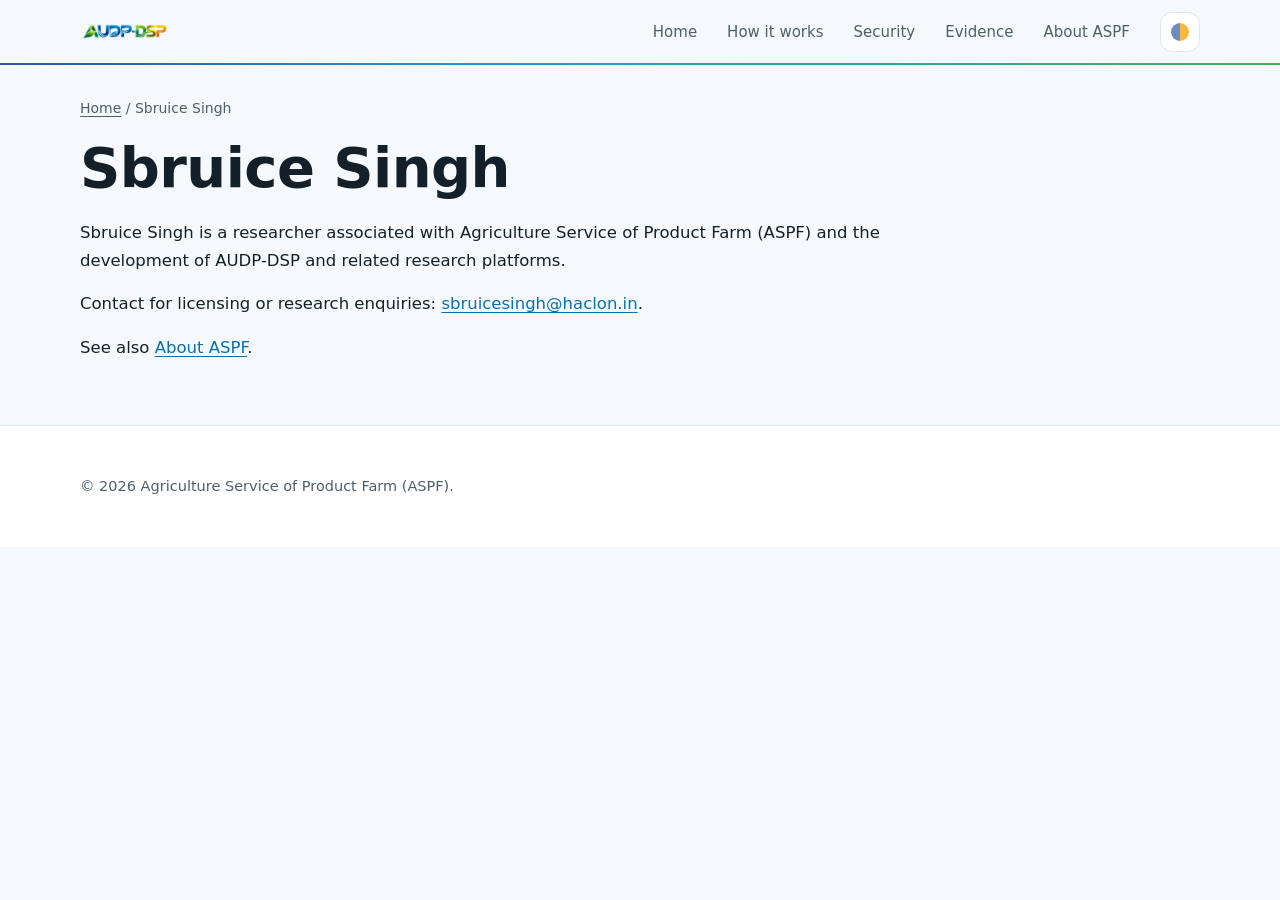
<file: sbruice-singh.html>
<!DOCTYPE html>
<html lang="en">
<head>
  <meta charset="utf-8">
  <meta name="viewport" content="width=device-width, initial-scale=1">
  <title>Sbruice Singh — AUDP-DSP</title>
  <meta name="description" content="Sbruice Singh — researcher associated with AUDP-DSP and ASPF.">
  <link rel="canonical" href="https://agriculture-service-of-product-farm.github.io/AUDP-DSP-Website/sbruice-singh.html">
  <meta property="og:title" content="Sbruice Singh — AUDP-DSP">
  <meta property="og:url" content="https://agriculture-service-of-product-farm.github.io/AUDP-DSP-Website/sbruice-singh.html">
  <meta http-equiv="Content-Security-Policy" content="default-src 'none'; style-src 'self'; img-src 'self'; script-src 'self'; frame-ancestors 'none'; base-uri 'self'; form-action 'none';">
  <link rel="stylesheet" href="style.css">
  <script src="assets/app.js" defer></script>
  <link rel="icon" type="image/png" href="logo.png">
</head>
<body>
  <a class="skip" href="#main">Skip to content</a>
  <header class="top">
    <div class="wrap bar">
      <a class="brand" href="index.html"><img src="logo.png" alt="AUDP-DSP" class="brand-logo" height="30"></a>
      <div class="bar-actions"><button id="theme-toggle" class="icon-btn needs-js" type="button" aria-label="Change theme"><span class="i-sun" aria-hidden="true"></span><span class="i-moon" aria-hidden="true"></span></button><button id="nav-toggle" class="icon-btn menu needs-js" type="button" aria-controls="site-nav" aria-expanded="false" aria-label="Menu"><span aria-hidden="true"></span></button></div>
      <nav id="site-nav"><a href="index.html">Home</a><a href="how-it-works.html">How it works</a><a href="security.html">Security</a><a href="evidence.html">Evidence</a><a href="about.html">About ASPF</a></nav>
    </div>
  </header>
  <main id="main" class="wrap doc">
    <p class="crumbs"><a href="index.html">Home</a> / Sbruice Singh</p>
    <h1>Sbruice Singh</h1>
    <p>Sbruice Singh is a researcher associated with Agriculture Service of Product Farm (ASPF) and the development of AUDP-DSP and related research platforms.</p>
    <p>Contact for licensing or research enquiries: <a href="mailto:sbruicesingh@haclon.in">sbruicesingh@haclon.in</a>.</p>
    <p>See also <a href="about.html">About ASPF</a>.</p>
  </main>
  <footer class="foot"><div class="wrap"><p>© 2026 Agriculture Service of Product Farm (ASPF).</p></div></footer>
</body>
</html>
</file>
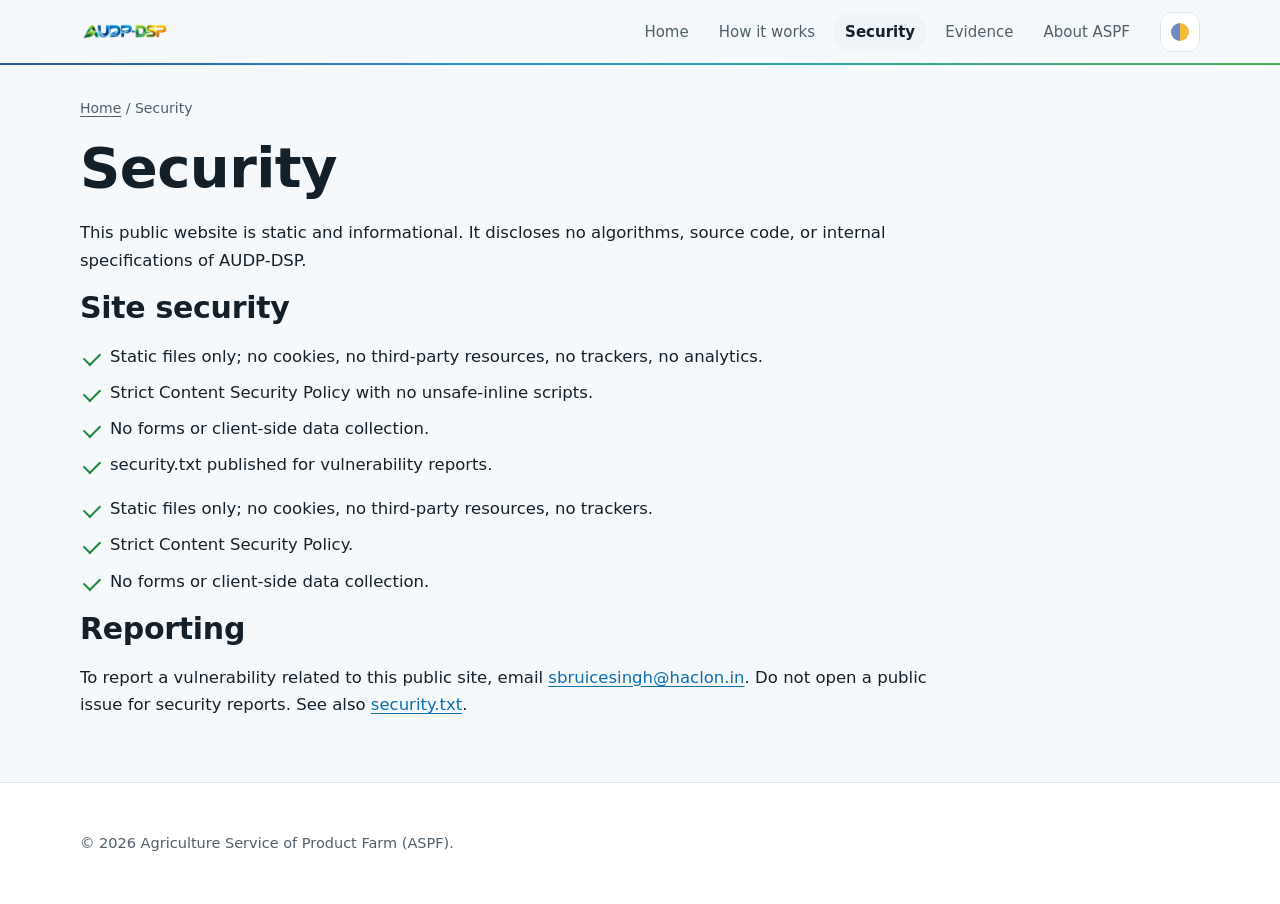
<file: security.html>
<!DOCTYPE html>
<html lang="en">
<head>
  <meta charset="utf-8">
  <meta name="viewport" content="width=device-width, initial-scale=1">
  <title>Security — AUDP-DSP</title>
  <meta name="description" content="Security information for the AUDP-DSP public website.">
  <link rel="canonical" href="https://agriculture-service-of-product-farm.github.io/AUDP-DSP-Website/security.html">
  <meta property="og:title" content="Security — AUDP-DSP">
  <meta property="og:url" content="https://agriculture-service-of-product-farm.github.io/AUDP-DSP-Website/security.html">
  <meta http-equiv="Content-Security-Policy" content="default-src 'none'; style-src 'self'; img-src 'self'; script-src 'self'; frame-ancestors 'none'; base-uri 'self'; form-action 'none';">
  <link rel="stylesheet" href="style.css">
  <script src="assets/app.js" defer></script>
  <link rel="icon" type="image/png" href="logo.png">
</head>
<body>
  <a class="skip" href="#main">Skip to content</a>
  <header class="top">
    <div class="wrap bar">
      <a class="brand" href="index.html"><img src="logo.png" alt="AUDP-DSP" class="brand-logo" height="30"></a>
      <div class="bar-actions"><button id="theme-toggle" class="icon-btn needs-js" type="button" aria-label="Change theme"><span class="i-sun" aria-hidden="true"></span><span class="i-moon" aria-hidden="true"></span></button><button id="nav-toggle" class="icon-btn menu needs-js" type="button" aria-controls="site-nav" aria-expanded="false" aria-label="Menu"><span aria-hidden="true"></span></button></div>
      <nav id="site-nav"><a href="index.html">Home</a><a href="how-it-works.html">How it works</a><a href="security.html" aria-current="page">Security</a><a href="evidence.html">Evidence</a><a href="about.html">About ASPF</a></nav>
    </div>
  </header>
  <main id="main" class="wrap doc">
    <p class="crumbs"><a href="index.html">Home</a> / Security</p>
    <h1>Security</h1>
    <p>This public website is static and informational. It discloses no algorithms, source code, or internal specifications of AUDP-DSP.</p>
    
    <h2>Site security</h2>
    <ul class="checks">
      <li>Static files only; no cookies, no third-party resources, no trackers, no analytics.</li>
      <li>Strict Content Security Policy with no unsafe-inline scripts.</li>
      <li>No forms or client-side data collection.</li>
      <li>security.txt published for vulnerability reports.</li>
    </ul>

    <ul class="checks">
      <li>Static files only; no cookies, no third-party resources, no trackers.</li>
      <li>Strict Content Security Policy.</li>
      <li>No forms or client-side data collection.</li>
    </ul>
    <h2>Reporting</h2>
    <p>To report a vulnerability related to this public site, email <a href="mailto:sbruicesingh@haclon.in">sbruicesingh@haclon.in</a>. Do not open a public issue for security reports. See also <a href=".well-known/security.txt">security.txt</a>.</p>
  </main>
  <footer class="foot"><div class="wrap"><p>© 2026 Agriculture Service of Product Farm (ASPF).</p></div></footer>
</body>
</html>
</file>
<file: style.css>
/* AUDP-DSP website — © 2026 Sbruice Singh / ASPF. All rights reserved. */

/* ----------------------------------------------------------------- tokens */
:root {
  --navy: #0d3b8c;
  --blue: #0b7fc7;
  --teal: #11998e;
  --green: #2e9e3a;
  --brand-grad: linear-gradient(90deg, var(--navy), var(--blue) 35%, var(--teal) 65%, var(--green));
  --text-grad: var(--brand-grad);

  --bg: #f6f9fb;
  --surface: #ffffff;
  --surface-2: #eef4f7;
  --text: #13202a;
  --muted: #4e5f6b;
  --line: #dbe5ea;
  --accent: #0b6fae;
  --accent-ink: #ffffff;
  --ok: #1f8a3b;
  --ok-bg: #e5f6ea;
  --warn: #9a6400;
  --warn-bg: #fff3dc;
  --bad: #b3261e;
  --bad-bg: #fde8e6;
  --shadow: 0 1px 2px rgb(16 32 48 / 6%), 0 8px 24px rgb(16 32 48 / 7%);
  --radius: 14px;
  color-scheme: light;
}

@media (prefers-color-scheme: dark) {
  :root:not([data-theme="light"]) {
    --bg: #0b1116;
    --surface: #121b22;
    --surface-2: #17232c;
    --text: #e4ecf1;
    --muted: #9aaab5;
    --line: #23323c;
    --accent: #4cc3f0;
    --accent-ink: #06131a;
    --ok: #6fdc8c;
    --ok-bg: #12301c;
    --warn: #ffcf6e;
    --warn-bg: #33270d;
    --bad: #ff8a80;
    --bad-bg: #3a1614;
    --shadow: 0 1px 2px rgb(0 0 0 / 40%), 0 10px 30px rgb(0 0 0 / 35%);
    --text-grad: linear-gradient(90deg, #5aa9ff, #3cc8f0 40%, #2fd3b0 70%, #5be07a);
    color-scheme: dark;
  }
}

:root[data-theme="dark"] {
  --bg: #0b1116;
  --surface: #121b22;
  --surface-2: #17232c;
  --text: #e4ecf1;
  --muted: #9aaab5;
  --line: #23323c;
  --accent: #4cc3f0;
  --accent-ink: #06131a;
  --ok: #6fdc8c;
  --ok-bg: #12301c;
  --warn: #ffcf6e;
  --warn-bg: #33270d;
  --bad: #ff8a80;
  --bad-bg: #3a1614;
  --shadow: 0 1px 2px rgb(0 0 0 / 40%), 0 10px 30px rgb(0 0 0 / 35%);
  --text-grad: linear-gradient(90deg, #5aa9ff, #3cc8f0 40%, #2fd3b0 70%, #5be07a);
  color-scheme: dark;
}

/* logo variant follows the active theme (system or manual) */
.logo-dark { display: none; }
@media (prefers-color-scheme: dark) {
  :root:not([data-theme="light"]) .logo-light { display: none; }
  :root:not([data-theme="light"]) .logo-dark { display: inline; }
}
:root[data-theme="dark"] .logo-light { display: none; }
:root[data-theme="dark"] .logo-dark { display: inline; }

/* ------------------------------------------------------------------- base */
* { box-sizing: border-box; }
html { scroll-behavior: smooth; scroll-padding-top: 84px; }
body {
  margin: 0;
  background: var(--bg);
  color: var(--text);
  font: 16.5px/1.65 system-ui, -apple-system, "Segoe UI", Roboto, Ubuntu, "Helvetica Neue", sans-serif;
  -webkit-font-smoothing: antialiased;
}
img { max-width: 100%; height: auto; }
a { color: var(--accent); text-underline-offset: 3px; }
a:hover { text-decoration-thickness: 2px; }
:focus-visible { outline: 3px solid var(--accent); outline-offset: 3px; border-radius: 6px; }

.wrap { width: min(1120px, 100% - 40px); margin-inline: auto; }
.skip { position: absolute; left: -999px; }
.skip:focus { left: 16px; top: 10px; background: var(--surface); padding: 8px 14px; z-index: 50; }
html:not(.js) .needs-js { display: none !important; }

h1, h2, h3 { line-height: 1.2; letter-spacing: -0.01em; }
h2 { font-size: clamp(24px, 3vw, 30px); margin: 0 0 14px; }
h3 { font-size: 18px; margin: 0 0 8px; }
.grad { background: var(--text-grad); -webkit-background-clip: text; background-clip: text; color: transparent; }

/* ----------------------------------------------------------------- header */
.top {
  position: sticky; top: 0; z-index: 30;
  background: color-mix(in srgb, var(--bg) 82%, transparent);
  backdrop-filter: saturate(160%) blur(12px);
  -webkit-backdrop-filter: saturate(160%) blur(12px);
  border-bottom: 1px solid var(--line);
}
.top::after { content: ""; position: absolute; left: 0; right: 0; bottom: -1px; height: 2px; background: var(--brand-grad); opacity: .85; }
.bar { display: flex; align-items: center; gap: 18px; padding: 12px 0; }
.brand { display: inline-flex; align-items: center; flex: 0 0 auto; }
.brand-logo { height: 30px; width: auto; display: block; }
#site-nav { display: flex; gap: 6px; flex-wrap: wrap; margin-left: auto; }
#site-nav a {
  color: var(--muted); text-decoration: none; font-size: 15px; font-weight: 500;
  padding: 7px 12px; border-radius: 999px; transition: background .2s, color .2s;
}
#site-nav a:hover { color: var(--text); background: var(--surface-2); }
#site-nav a[aria-current="page"] { color: var(--text); background: var(--surface-2); font-weight: 650; }
.bar-actions { display: flex; gap: 6px; order: 3; }
.icon-btn {
  width: 40px; height: 40px; border-radius: 12px; border: 1px solid var(--line);
  background: var(--surface); color: var(--text); cursor: pointer; display: grid; place-items: center;
  transition: transform .15s, border-color .2s;
}
.icon-btn:hover { border-color: var(--accent); transform: translateY(-1px); }
.i-sun, .i-moon { width: 18px; height: 18px; border-radius: 50%; }
.i-sun { background: radial-gradient(circle, #f6b93b 45%, transparent 47%), conic-gradient(from 0deg, #f6b93b 0 10%, transparent 10% 25%, #f6b93b 25% 35%, transparent 35% 50%, #f6b93b 50% 60%, transparent 60% 75%, #f6b93b 75% 85%, transparent 85%); }
.i-moon { display: none; box-shadow: inset -5px -3px 0 1px #9ec5ff; }
#theme-toggle[data-mode="dark"] .i-sun { display: none; }
#theme-toggle[data-mode="dark"] .i-moon { display: block; }
#theme-toggle[data-mode="auto"] .i-sun { background: conic-gradient(#f6b93b 0 50%, #6b8cbf 50%); }
.menu { display: none; }
.menu span, .menu span::before, .menu span::after { display: block; width: 18px; height: 2px; background: currentColor; border-radius: 2px; position: relative; transition: transform .25s; }
.menu span::before, .menu span::after { content: ""; position: absolute; left: 0; }
.menu span::before { top: -6px; }
.menu span::after { top: 6px; }
.top.open .menu span { background: transparent; }
.top.open .menu span::before { transform: translateY(6px) rotate(45deg); }
.top.open .menu span::after { transform: translateY(-6px) rotate(-45deg); }

@media (max-width: 860px) {
  .bar { flex-wrap: wrap; }
  .bar-actions { margin-left: auto; }
  .js .menu { display: grid; }
  .js #site-nav { display: none; width: 100%; flex-direction: column; margin: 4px 0 6px; }
  .js .top.open #site-nav { display: flex; }
  #site-nav a { padding: 10px 12px; }
}

.crumbs { padding-top: 18px; font-size: 14px; color: var(--muted); }
.crumbs a { color: var(--muted); }

/* ------------------------------------------------------------------- hero */
.hero { position: relative; padding: 64px 0 40px; overflow: hidden; isolation: isolate; }
.hero::before {
  content: ""; position: absolute; inset: -40% -10% auto; height: 120%;
  background:
    radial-gradient(40% 50% at 15% 30%, color-mix(in srgb, var(--blue) 18%, transparent), transparent 70%),
    radial-gradient(35% 45% at 85% 20%, color-mix(in srgb, var(--green) 16%, transparent), transparent 70%);
  pointer-events: none; z-index: -1;
}
.hero-home { padding-top: 56px; text-align: center; }
.hero-home .lead { margin-inline: auto; }
.hero-home .cta { justify-content: center; }
.hero-logo { margin: 0 0 22px; }
.hero-img { width: min(640px, 100%); height: auto; filter: drop-shadow(0 6px 18px rgb(11 111 174 / 18%)); }
.eyebrow { color: var(--accent); font-weight: 650; letter-spacing: .06em; text-transform: uppercase; font-size: 12.5px; margin: 0 0 6px; }
h1 { font-size: clamp(32px, 5.4vw, 56px); margin: 6px 0 18px; font-weight: 800; }
.lead { font-size: clamp(17px, 2vw, 19.5px); color: var(--muted); max-width: 760px; }
.cta { display: flex; gap: 12px; flex-wrap: wrap; margin-top: 26px; }

.btn {
  display: inline-flex; align-items: center; gap: 8px; padding: 11px 20px; border-radius: 999px;
  background: var(--brand-grad); color: #fff; text-decoration: none; font-weight: 650; border: 0;
  font-size: 15.5px; cursor: pointer; box-shadow: 0 6px 18px rgb(11 111 174 / 25%);
  transition: transform .15s, box-shadow .2s, filter .2s;
}
.btn:hover { transform: translateY(-2px); box-shadow: 0 10px 26px rgb(11 111 174 / 32%); filter: saturate(115%); }
.btn:active { transform: translateY(0); }
.btn.ghost { background: transparent; color: var(--accent); border: 1.5px solid currentColor; box-shadow: none; }
.btn.ghost:hover { background: color-mix(in srgb, var(--accent) 10%, transparent); }
.btn.small { padding: 8px 14px; font-size: 14px; }

/* ---------------------------------------------------------------- content */
section.wrap { padding: 48px 0 8px; }
.grid { display: grid; gap: 18px; margin: 22px 0; }
.grid.three { grid-template-columns: repeat(auto-fit, minmax(min(240px, 100%), 1fr)); }
.grid.two { grid-template-columns: repeat(auto-fit, minmax(min(330px, 100%), 1fr)); }
.card {
  background: var(--surface); border: 1px solid var(--line); border-radius: var(--radius); padding: 22px;
  min-width: 0; box-shadow: var(--shadow); position: relative; overflow: hidden;
  transition: transform .2s, box-shadow .25s, border-color .25s;
}
.card::before { content: ""; position: absolute; inset: 0 0 auto; height: 3px; background: var(--brand-grad); opacity: 0; transition: opacity .25s; }
.card:hover { transform: translateY(-4px); border-color: color-mix(in srgb, var(--accent) 40%, var(--line)); }
.card:hover::before { opacity: 1; }
.card p { color: var(--muted); margin: 0 0 12px; }
.card h3 a { color: inherit; }

.stats { display: grid; grid-template-columns: repeat(auto-fit, minmax(min(200px, 100%), 1fr)); gap: 14px; }
section.wrap.stats { padding-top: 8px; }
.stat { background: var(--surface); border: 1px solid var(--line); border-radius: var(--radius); padding: 18px 20px; box-shadow: var(--shadow); }
.stat strong { display: block; font-size: 24px; background: var(--text-grad); -webkit-background-clip: text; background-clip: text; color: transparent; }
.stat span { color: var(--muted); font-size: 14.5px; }

.note { background: var(--surface); border-left: 4px solid var(--accent); padding: 14px 18px; border-radius: 10px; box-shadow: var(--shadow); }

.table-scroll { overflow-x: auto; border: 1px solid var(--line); border-radius: var(--radius); box-shadow: var(--shadow); background: var(--surface); }
table { width: 100%; border-collapse: collapse; }
th, td { text-align: left; padding: 13px 16px; border-bottom: 1px solid var(--line); vertical-align: top; }
th { font-size: 13.5px; color: var(--muted); text-transform: uppercase; letter-spacing: .04em; background: var(--surface-2); }
tbody tr { transition: background .15s; }
tbody tr:hover { background: var(--surface-2); }
tbody tr:last-child td { border-bottom: 0; }

pre { position: relative; background: var(--surface-2); padding: 16px; border-radius: 10px; overflow-x: auto;
      font-size: 13.5px; line-height: 1.55; border: 1px solid var(--line); }
pre.has-copy { padding-top: 40px; }
code { font-family: ui-monospace, "SFMono-Regular", "Cascadia Code", Consolas, "Liberation Mono", monospace; }
:not(pre) > code { background: var(--surface-2); padding: 1px 6px; border-radius: 5px; font-size: .92em; }
.copy {
  position: absolute; top: 8px; right: 8px; font: 600 12px/1 system-ui, sans-serif; padding: 7px 10px;
  border-radius: 8px; border: 1px solid var(--line); background: var(--surface); color: var(--muted); cursor: pointer;
}
.copy:hover { color: var(--text); border-color: var(--accent); }

.checks { list-style: none; padding: 0; }
.checks li { position: relative; padding-left: 30px; margin: 9px 0; }
.checks li::before { content: ""; position: absolute; left: 4px; top: .55em; width: 14px; height: 8px;
                     border-left: 2.5px solid var(--ok); border-bottom: 2.5px solid var(--ok); transform: rotate(-45deg); }

/* ------------------------------------------------------------------- demo */
.demo-app { background: var(--surface); border: 1px solid var(--line); border-radius: 18px; padding: 22px; box-shadow: var(--shadow); }
.demo-controls { display: grid; grid-template-columns: repeat(auto-fit, minmax(min(280px, 100%), 1fr)); gap: 18px; }
.field { display: flex; flex-direction: column; gap: 8px; font-weight: 600; font-size: 14.5px; }
.field output { color: var(--accent); }
.field input[type="text"] {
  font: 15px ui-monospace, Consolas, monospace; padding: 11px 13px; border-radius: 10px;
  border: 1.5px solid var(--line); background: var(--bg); color: var(--text);
}
.field input[type="text"]:focus { border-color: var(--accent); outline: none; box-shadow: 0 0 0 4px color-mix(in srgb, var(--accent) 20%, transparent); }
input[type="range"] { accent-color: var(--accent); width: 100%; }
.demo-actions { display: flex; flex-wrap: wrap; gap: 10px; margin: 18px 0 8px; }
.legend { font-size: 13.5px; color: var(--muted); display: flex; flex-wrap: wrap; gap: 8px; align-items: center; }
.demo-grid { display: grid; grid-template-columns: repeat(auto-fill, minmax(42px, 1fr)); gap: 6px; margin: 12px 0; }
.sym {
  font: 600 13px/1 ui-monospace, Consolas, monospace; padding: 10px 0; border-radius: 8px; text-align: center;
  border: 1.5px solid transparent; cursor: pointer; transition: transform .12s, background .2s, border-color .2s;
  min-width: 34px; display: inline-block;
}
.legend .sym { cursor: default; padding: 4px 6px; }
.sym.parity { background: color-mix(in srgb, var(--green) 16%, var(--surface)); color: var(--text); }
.sym.data { background: color-mix(in srgb, var(--blue) 14%, var(--surface)); color: var(--text); }
button.sym:hover { transform: translateY(-2px); border-color: var(--accent); }
.sym.bad { background: var(--bad-bg); color: var(--bad); border-color: var(--bad); }
.sym.bad.fixed { background: var(--ok-bg); color: var(--ok); border-color: var(--ok); animation: pop .35s ease-out; }
@keyframes pop { 0% { transform: scale(.85); } 70% { transform: scale(1.08); } 100% { transform: scale(1); } }
.demo-status { font-weight: 600; padding: 12px 14px; border-radius: 10px; background: var(--surface-2); margin: 10px 0; }
.demo-status.good { background: var(--ok-bg); color: var(--ok); }
.demo-status.warn { background: var(--warn-bg); color: var(--warn); }
.demo-status.bad { background: var(--bad-bg); color: var(--bad); }
.demo-out code { word-break: break-all; }

/* ----------------------------------------------------------------- reveal */
.js .reveal { opacity: 0; transform: translateY(18px); transition: opacity .6s ease, transform .6s ease; }
.js .reveal.in { opacity: 1; transform: none; }

/* ----------------------------------------------------------------- footer */
.foot { margin-top: 64px; padding: 34px 0; border-top: 1px solid var(--line); color: var(--muted); font-size: 14.5px; background: var(--surface); }
.foot-logo { margin: 0 0 10px; }
.foot-brand { height: 26px; width: auto; }
.small { font-size: 13px; }
.notfound { padding: 80px 0; text-align: center; }
.notfound .cta { justify-content: center; }

@media (prefers-reduced-motion: reduce) {
  html { scroll-behavior: auto; }
  *, *::before, *::after { transition: none !important; animation: none !important; }
  .js .reveal { opacity: 1; transform: none; }
}
@media print { .js .reveal { opacity: 1 !important; transform: none !important; } .top, .demo-actions, .copy { display: none !important; } }

/* demo: payload comparison + metrics */
.demo-payloads { display: grid; grid-template-columns: repeat(auto-fit, minmax(min(240px, 100%), 1fr)); gap: 10px; margin: 14px 0; }
.demo-payloads > div { background: var(--surface-2); border: 1px solid var(--line); border-radius: 10px; padding: 10px 12px; min-width: 0; }
.demo-payloads .lbl { display: block; font-size: 12px; font-weight: 700; color: var(--muted); text-transform: uppercase; letter-spacing: .04em; margin-bottom: 4px; }
.demo-payloads code { display: block; background: none; padding: 0; word-break: break-all; font-size: 14px; }
.demo-payloads code.damaged { color: var(--bad); }
.demo-metrics { display: grid; grid-template-columns: repeat(auto-fit, minmax(min(230px, 100%), 1fr)); gap: 10px; margin: 10px 0; }
.demo-metrics > div { border: 1px solid var(--line); border-radius: 10px; padding: 10px 12px; background: var(--surface); }
.demo-metrics dt { font-size: 12px; font-weight: 700; color: var(--muted); text-transform: uppercase; letter-spacing: .04em; }
.demo-metrics dd { margin: 4px 0 0; font-weight: 600; font-size: 14.5px; }
.demo-metrics meter { width: 100%; height: 10px; margin-top: 6px; display: block; }
.demo-metrics meter.over { outline: 2px solid var(--bad); border-radius: 6px; }

/* documentation pages */
.doc p, .doc li { max-width: 860px; }
.formula { font: 600 16px/1.6 "Cambria Math", "STIX Two Math", Georgia, serif; background: var(--surface-2);
           border: 1px solid var(--line); border-left: 4px solid var(--accent); border-radius: 10px; padding: 10px 16px;
           overflow-x: auto; max-width: 860px; }
.steps { padding-left: 22px; }
.steps li { margin: 8px 0; padding-left: 4px; }
.steps li::marker { color: var(--accent); font-weight: 800; }
td.num, th.num { text-align: right; font-variant-numeric: tabular-nums; white-space: nowrap; }
table.bench td { padding: 8px 14px; font-size: 14.5px; }
details.bench-env { background: var(--surface); border: 1px solid var(--line); border-radius: var(--radius); margin: 12px 0;
                    box-shadow: var(--shadow); }
details.bench-env > summary { cursor: pointer; padding: 14px 18px; list-style-position: inside; }
details.bench-env[open] > summary { border-bottom: 1px solid var(--line); }
details.bench-env .table-scroll { border: 0; border-radius: 0 0 var(--radius) var(--radius); box-shadow: none; }
.tag { font-size: 12px; font-weight: 700; padding: 2px 8px; border-radius: 999px; margin-left: 6px; }
.tag.warn { background: var(--warn-bg); color: var(--warn); }

/* ----------------------------------------------------------------- polish */
.hero-home h1 {
  font-weight: 800;
  letter-spacing: -0.02em;
}
.hero-img {
  filter: drop-shadow(0 8px 24px rgb(11 111 174 / 22%));
  transition: filter .3s;
}
.hero-img:hover {
  filter: drop-shadow(0 12px 32px rgb(11 111 174 / 30%));
}

.demo-app {
  background: linear-gradient(180deg, var(--surface) 0%, color-mix(in srgb, var(--surface) 92%, var(--accent) 8%) 100%);
  border: 1px solid var(--line);
  border-radius: 20px;
  padding: 24px;
  box-shadow: 0 4px 20px rgb(16 32 48 / 8%), 0 1px 3px rgb(16 32 48 / 4%);
}
.demo-controls {
  display: grid;
  grid-template-columns: repeat(auto-fit, minmax(min(200px, 100%), 1fr));
  gap: 16px;
}
.field select {
  font: 15px system-ui, sans-serif;
  padding: 10px 12px;
  border-radius: 10px;
  border: 1.5px solid var(--line);
  background: var(--bg);
  color: var(--text);
}
.field select:focus {
  border-color: var(--accent);
  outline: none;
  box-shadow: 0 0 0 3px color-mix(in srgb, var(--accent) 20%, transparent);
}
.demo-metrics {
  display: grid;
  grid-template-columns: repeat(auto-fit, minmax(min(140px, 100%), 1fr));
  gap: 12px;
  margin: 16px 0;
}
.demo-metrics > div {
  background: var(--surface-2);
  border: 1px solid var(--line);
  border-radius: 12px;
  padding: 12px 14px;
  text-align: center;
}
.demo-metrics dt {
  font-size: 11px;
  font-weight: 700;
  color: var(--muted);
  text-transform: uppercase;
  letter-spacing: .05em;
  margin: 0;
}
.demo-metrics dd {
  margin: 4px 0 0;
  font-weight: 700;
  font-size: 18px;
  background: var(--text-grad);
  -webkit-background-clip: text;
  background-clip: text;
  color: transparent;
}
canvas {
  border-radius: 12px !important;
  box-shadow: inset 0 1px 3px rgb(0 0 0 / 6%);
}
.btn {
  transition: transform .15s, box-shadow .2s, filter .2s;
}
.card {
  transition: transform .2s, box-shadow .25s, border-color .25s;
}
.stat strong {
  font-size: 22px;
}

/* responsive canvases — stay inside the demo panel */
#demo-canvas, #demo-spectrum, #demo-waterfall {
  display: block;
  width: 100%;
  max-width: 100%;
  height: auto;
  margin: 0 0 12px;
  background: var(--surface-2);
  border: 1px solid var(--line);
  border-radius: 12px;
  box-sizing: border-box;
}
@media (max-width: 700px) {
  #demo-canvas { height: 160px; }
  #demo-spectrum { height: 110px; }
  #demo-waterfall { height: 140px; }
  .demo-app { padding: 16px; }
  .demo-metrics { gap: 8px; }
  .demo-metrics dd { font-size: 16px; }
}
</file>
